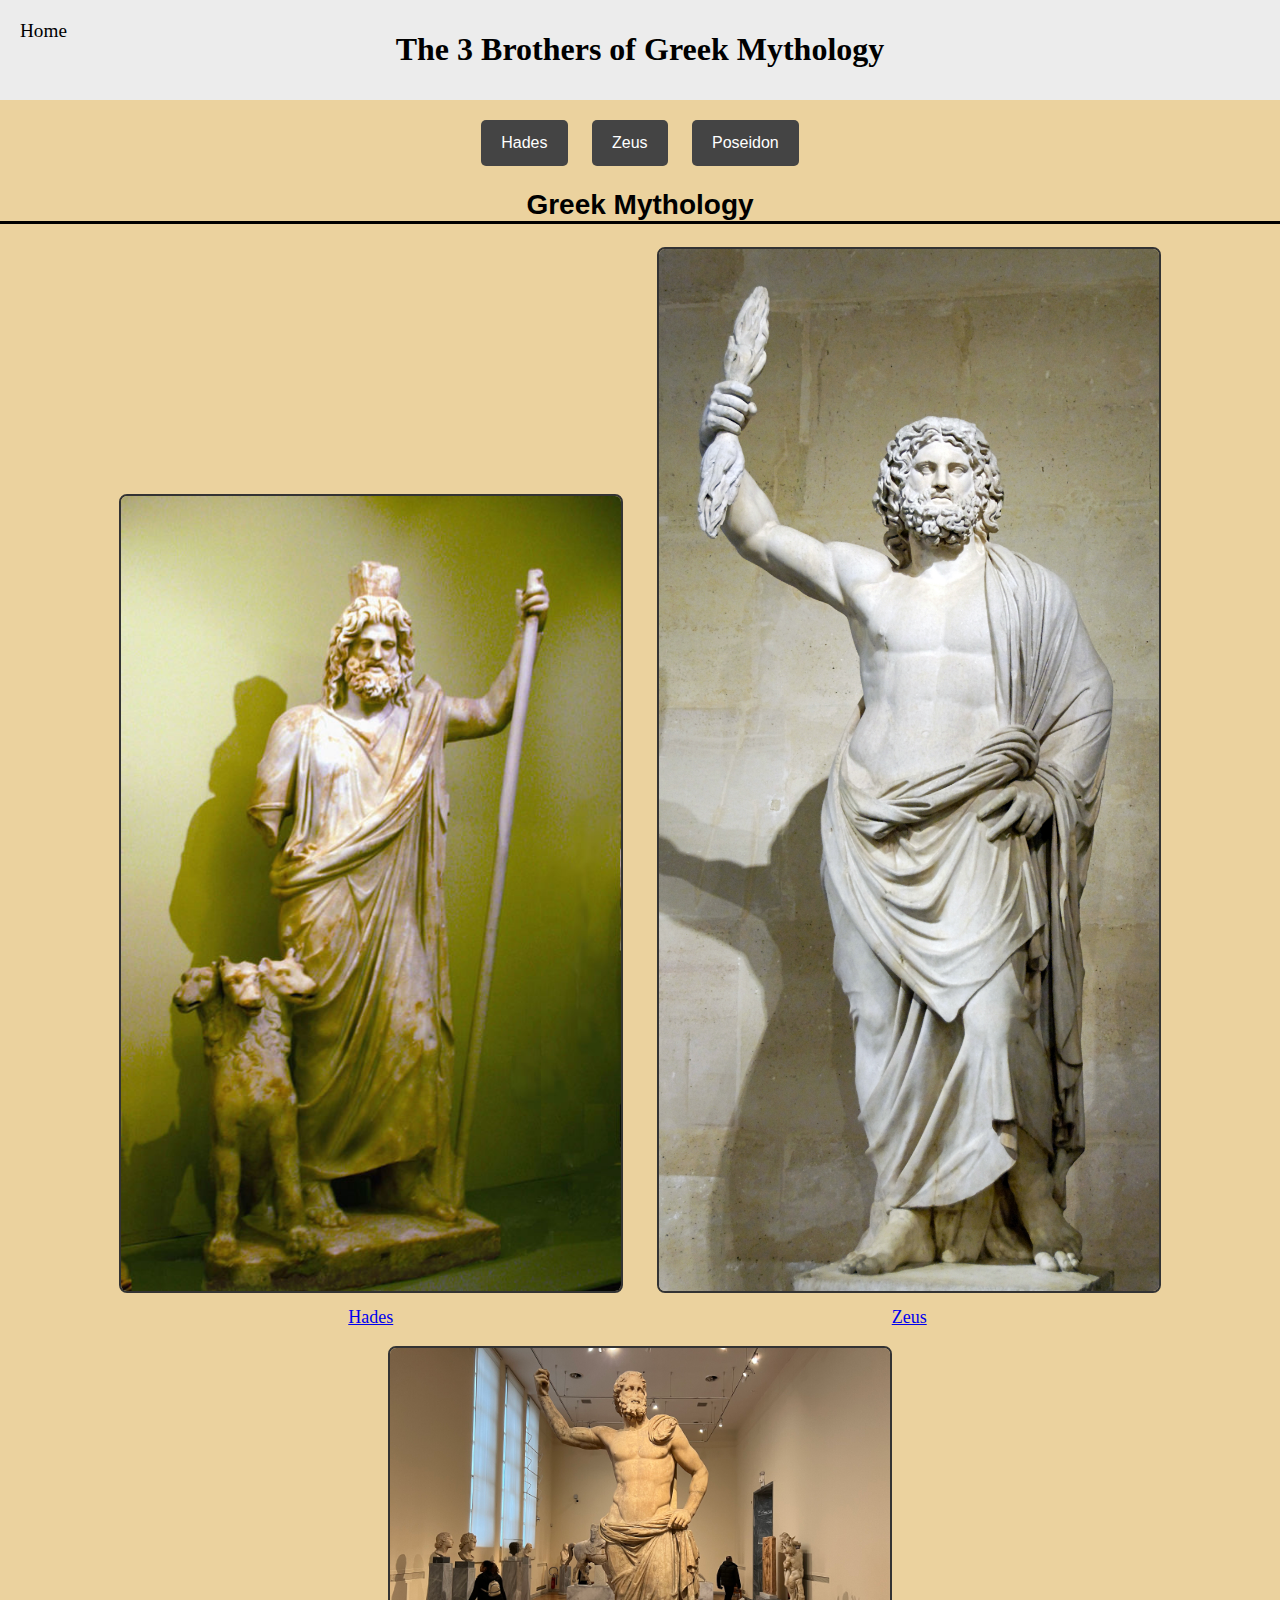
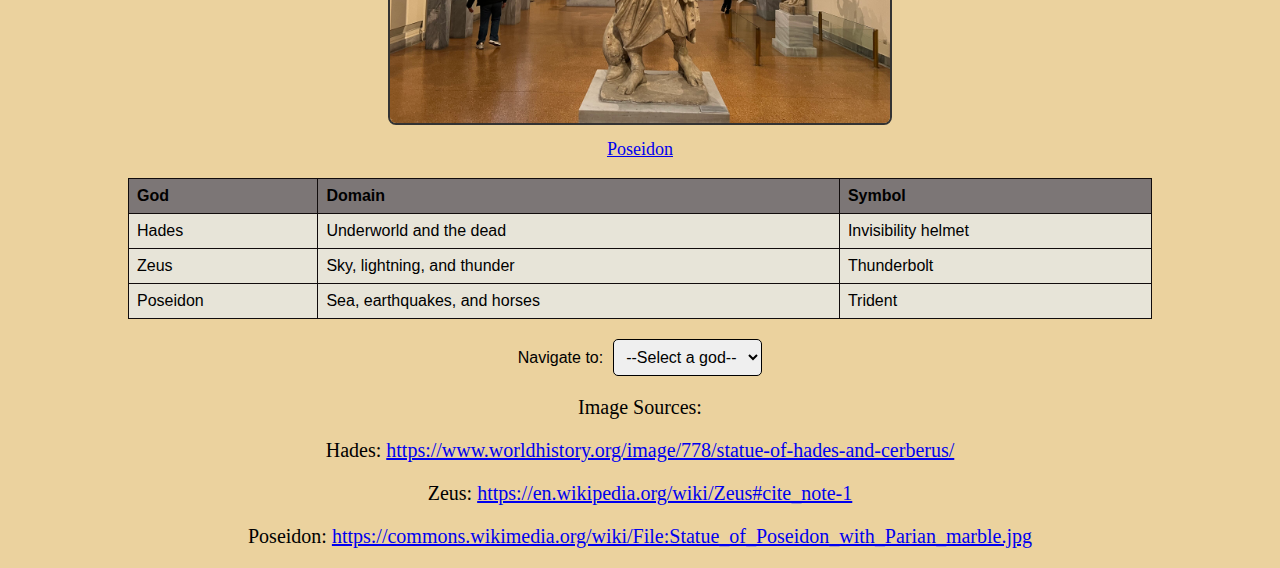
<file: index.html>
<!DOCTYPE html>

<html lang="en">
    <head>
        <meta charset="UTF-8">
        <meta name="viewport" content="width=device-width, initial-scale=1.0">
        <title>Greek Mythology - Wei Jiang</title>
        <link rel="stylesheet" href="styles.css">
    </head>
    <body>
        <header>
            <a href="index.html" class="home-button">Home</a>
            <h1>The 3 Brothers of Greek Mythology</h1>
        </header>
        <nav>
            <ul>
                <li><a href="hades.html">Hades</a></li>
                <li><a href="zeus.html">Zeus</a></li>
                <li><a href="poseidon.html">Poseidon</a></li>
            </ul>
        </nav>
        <section class="gods-gallery">
            <h2>Greek Mythology</h2>
            <div class="god">
                <a href="hades.html">
                    <img src="images/hades.jpg" alt="Hades">
                    <p>Hades</p>
                </a>
            </div>
            <div class="god">
                <a href="zeus.html">
                    <img src="images/zeus.jpg" alt="Zeus">
                    <p>Zeus</p>
                </a>
            </div>
            <div class="god">
                <a href="poseidon.html">
                    <img src="images/poseidon.jpg" alt="Poseidon">
                    <p>Poseidon</p>
                </a>
            </div>
        </section>
        <table>
            <tr>
                <th>God</th>
                <th>Domain</th>
                <th>Symbol</th>
            </tr>
            <tr>
                <td>Hades</td>
                <td>Underworld and the dead</td>
                <td>Invisibility helmet</td>
            </tr>
            <tr>
                <td>Zeus</td>
                <td>Sky, lightning, and thunder</td>
                <td>Thunderbolt</td>
            </tr>
            <tr>
                <td>Poseidon</td>
                <td>Sea, earthquakes, and horses</td>
                <td>Trident</td>
            </tr>
        </table>
        <div  class="page-navigation">
            <label for="god-select">Navigate to:</label>
            <select id="god-select" onchange="navigateToPage()">
                <option value="">--Select a god--</option>
                <option value="hades.html">Hades</option>
                <option value="zeus.html">Zeus</option>
                <option value="poseidon.html">Poseidon</option>
            </select>
        </div>
        <script>
            function navigateToPage() {
                var selectElement = document.getElementById("god-select");
                var selectedValue = selectElement.value;
                if (selectedValue) {
                    window.location.href = selectedValue;
                }
            }
        </script>
        <div>
            <p>Image Sources:</p>
            <p>Hades: <a href="https://www.worldhistory.org/image/778/statue-of-hades-and-cerberus/" target="_blank">https://www.worldhistory.org/image/778/statue-of-hades-and-cerberus/</a></p>
            <p>Zeus: <a href="https://en.wikipedia.org/wiki/Zeus#cite_note-1" target="_blank">https://en.wikipedia.org/wiki/Zeus#cite_note-1</a></p>
            <p>Poseidon: <a href="https://commons.wikimedia.org/wiki/File:Statue_of_Poseidon_with_Parian_marble.jpg" target="_blank">https://commons.wikimedia.org/wiki/File:Statue_of_Poseidon_with_Parian_marble.jpg</a></p>
        </div>
    </body>
</html>
</file>
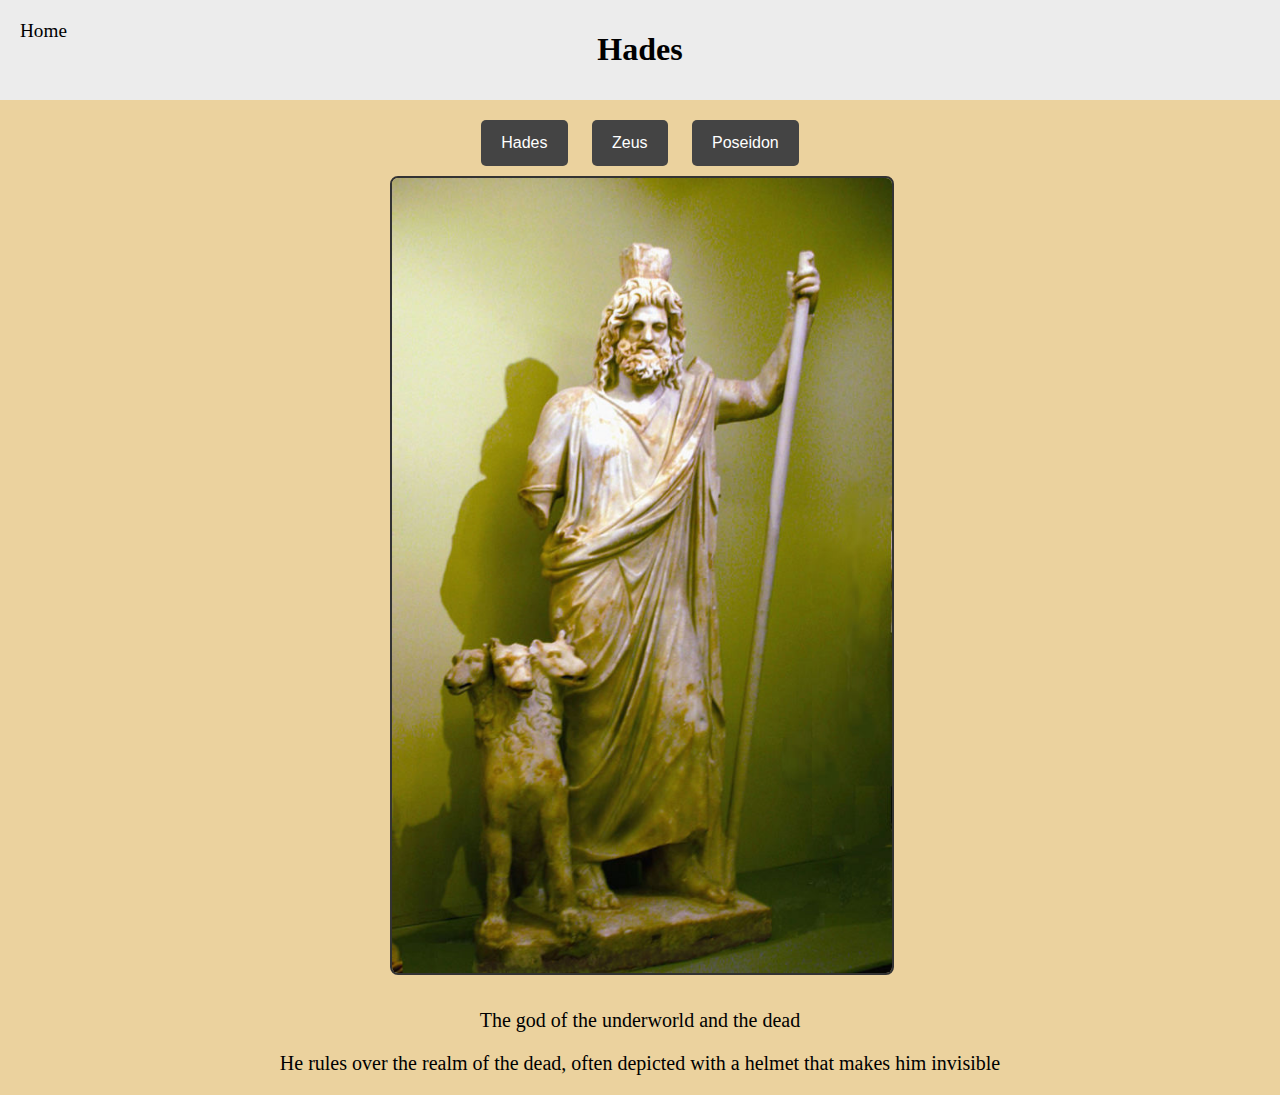
<file: hades.html>
<!DOCTYPE html>

<html lang="en">
    <head>
        <meta charset="UTF-8">
        <title>Hades</title>
        <link rel="stylesheet" href="styles.css">
    </head>
    <body>
        <header>
            <a href="index.html" class="home-button">Home</a>
            <h1>Hades</h1>
        </header>
        <nav>
            <ul>
                <li><a href="hades.html">Hades</a></li>
                <li><a href="zeus.html">Zeus</a></li>
                <li><a href="poseidon.html">Poseidon</a></li>
            </ul>
        </nav>
        <div class="center-image">
            <img src="images/hades.jpg" alt="Hades">
        </div>        
        <div>
            <p>The god of the underworld and the dead</p>
            <p>He rules over the realm of the dead, often depicted with a helmet that makes him invisible</p>
        </div>
    </body>
</html>
</file>
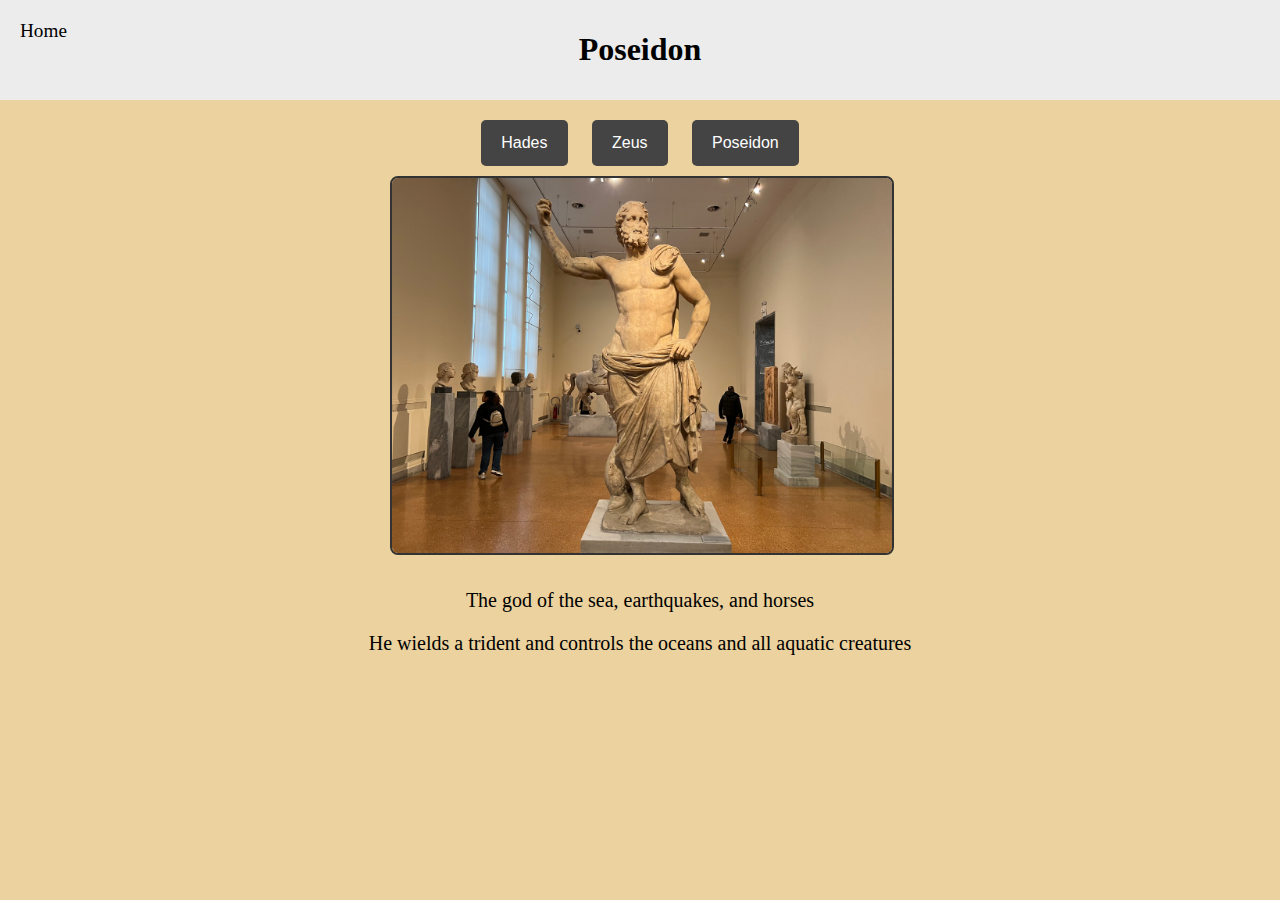
<file: poseidon.html>
<!DOCTYPE html>

<html lang="en">
    <head>
        <meta charset="UTF-8">
        <title>Poseidon</title>
        <link rel="stylesheet" href="styles.css">
    </head>
    <body>
        <header>
            <a href="index.html" class="home-button">Home</a>
            <h1>Poseidon</h1>
        </header>
        <nav>
            <ul>
                <li><a href="hades.html">Hades</a></li>
                <li><a href="zeus.html">Zeus</a></li>
                <li><a href="poseidon.html">Poseidon</a></li>
            </ul>
        </nav>
        <div class="center-image">
            <img src="images/poseidon.jpg" alt="Poseidon">
        </div>        
        <div>
            <p>The god of the sea, earthquakes, and horses</p>
            <p>He wields a trident and controls the oceans and all aquatic creatures</p>
        </div>
    </body>
</html>
</file>
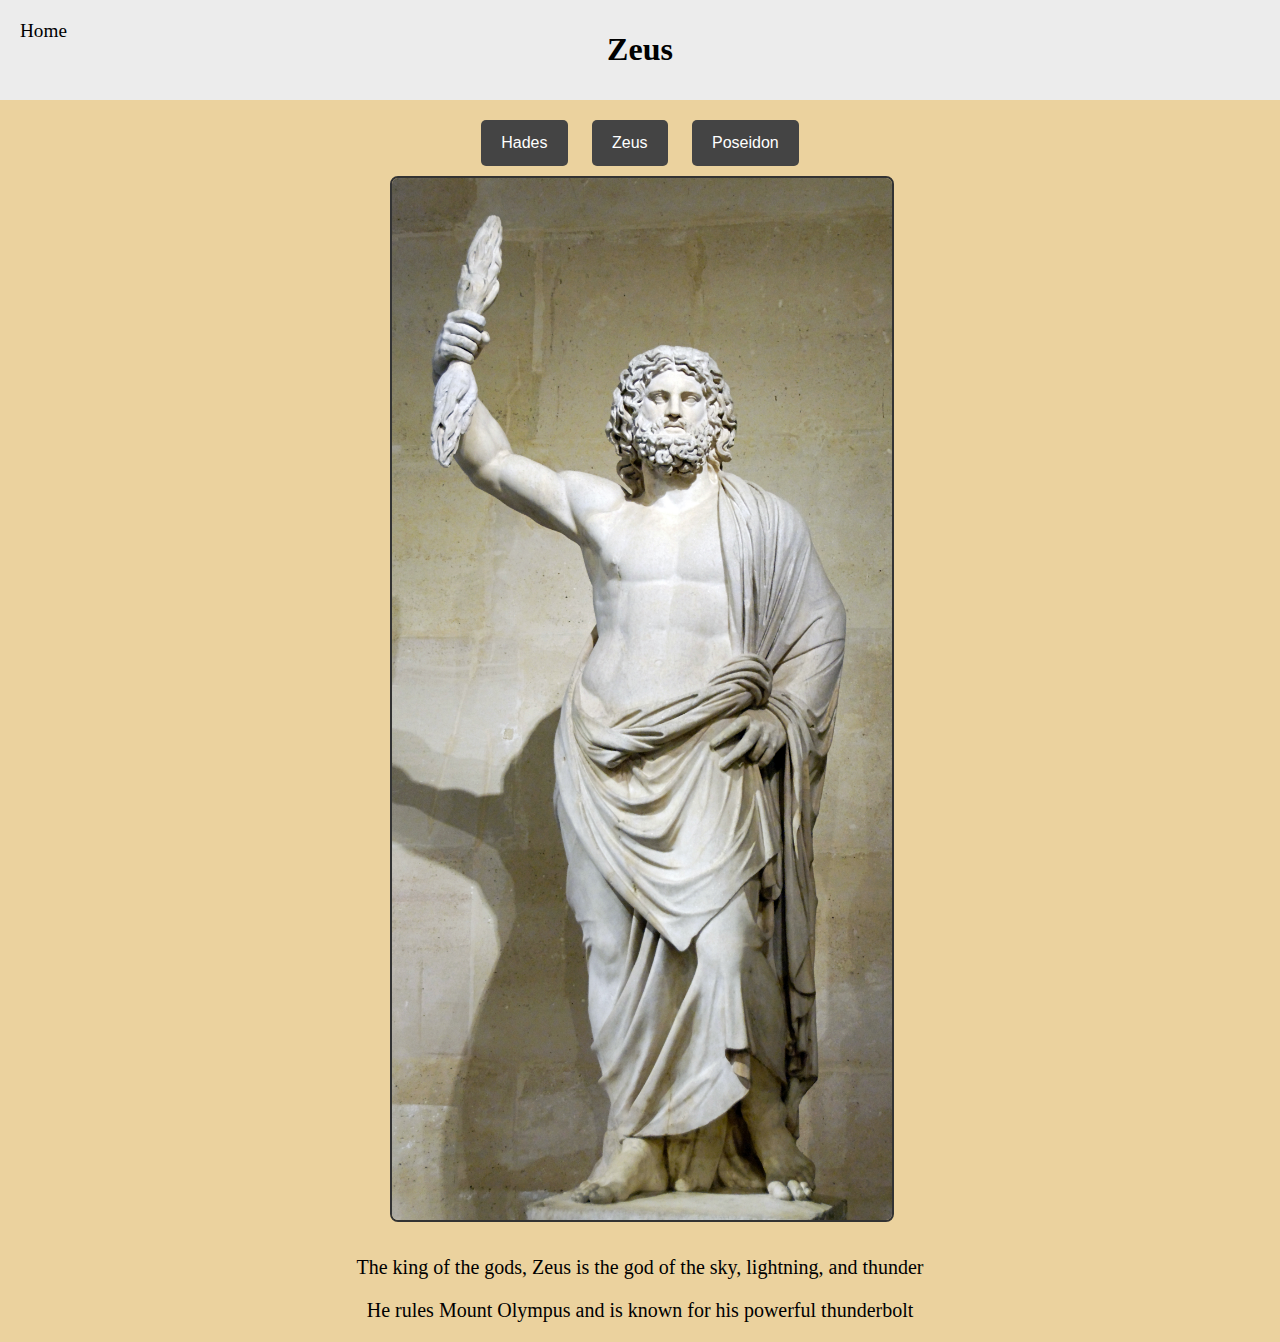
<file: zeus.html>
<!DOCTYPE html>

<html lang="en">
    <head>
        <meta charset="UTF-8">
        <title>Zeus - Greek Gods</title>
        <link rel="stylesheet" href="styles.css">
    </head>
    <body>
        <header>
            <a href="index.html" class="home-button">Home</a>
            <h1>Zeus</h1>
        </header>
        <nav>
            <ul>
                <li><a href="hades.html">Hades</a></li>
                <li><a href="zeus.html">Zeus</a></li>
                <li><a href="poseidon.html">Poseidon</a></li>
            </ul>
        </nav>
        <div class="center-image">
            <img src="images/zeus.jpg" alt="Zeus">
        </div>        
        <div>
            <p>The king of the gods, Zeus is the god of the sky, lightning, and thunder</p>
            <p>He rules Mount Olympus and is known for his powerful thunderbolt</p>
        </div>
    </body>
</html>
</file>
<file: styles.css>
body {
    font-family: 'Arial', sans-serif;
    background-color: #ebd29e;
    margin: 0;
    padding: 0;
}

header {
    font-family: 'Comic Sans MS', fantasy;
    position: relative;
    background-color: #ececec;
    color: #000000;
    padding: 10px 0;
    text-align: center;
}

.home-button {
    position: absolute;
    left: 20px;
    top: 20px;
    color: #000000;
    text-decoration: none;
    font-size: larger;
}

.gods-gallery {
    text-align: center;
}

.gods-gallery .god {
    display: inline-block;
    margin: 0 15px;
    text-align: center;
}

section.gods-gallery img {
    width: 200%;
    height: auto;
    max-width: 500px;
    border: 2px solid #333;
    border-radius: 8px;
    transition: transform 0.3s;
}

section.gods-gallery img:hover {
    transform: scale(1.1);
}

section.gods-gallery p {
    font-size: 18px;
    margin-top: 10px;
}

p {
    font-family: 'Times New Roman', serif;
    font-size: 20px;
    text-align: center;
}

h1 {
    color: #000000;
}

nav {
    text-align: center;
    margin-top: 20px;
}

nav ul {
    list-style-type: none;
    padding: 0;
    margin: 0;
    display: inline-block;
}

nav ul li {
    display: inline;
    margin: 0 10px;
}

nav ul li a {
    display: inline-block;
    color: white;
    background-color: #444;
    text-align: center;
    padding: 14px 20px;
    text-decoration: none;
    border-radius: 5px;
    transition: background-color 0.3s;
}

nav ul li a:hover {
    background-color: #111;
}

.center-image {
    text-align: center;
    max-width: 500px;
    margin: auto;
    padding: 10px;
}

.center-image img {
    width: 100%;
    height: auto;
    border: 2px solid #333;
    border-radius: 8px;
}

table {
    margin: 0 auto;
    border-collapse: collapse;
    width: 80%;
}

th, td {
    border: 1px solid rgb(17, 12, 12);
    background-color: #e7e4d8;
    padding: 8px;
    text-align: left;
}

th {
    background-color: #7c7676;
}

.page-navigation {
    display: flex;
    justify-content: center;
    align-items: center;
    margin-top: 20px;
    margin-bottom: 20px;
    text-align: center;
}

.page-navigation label {
    margin-right: 10px;
}

.page-navigation select {
    padding: 8px;
    font-size: 16px;
    border-radius: 5px;
    border: 1.5px solid #000000;
}

.gods-gallery h2 {
    text-align: center;
    font-size: 28px;
    border-bottom: 3px solid #000000;
}
</file>
